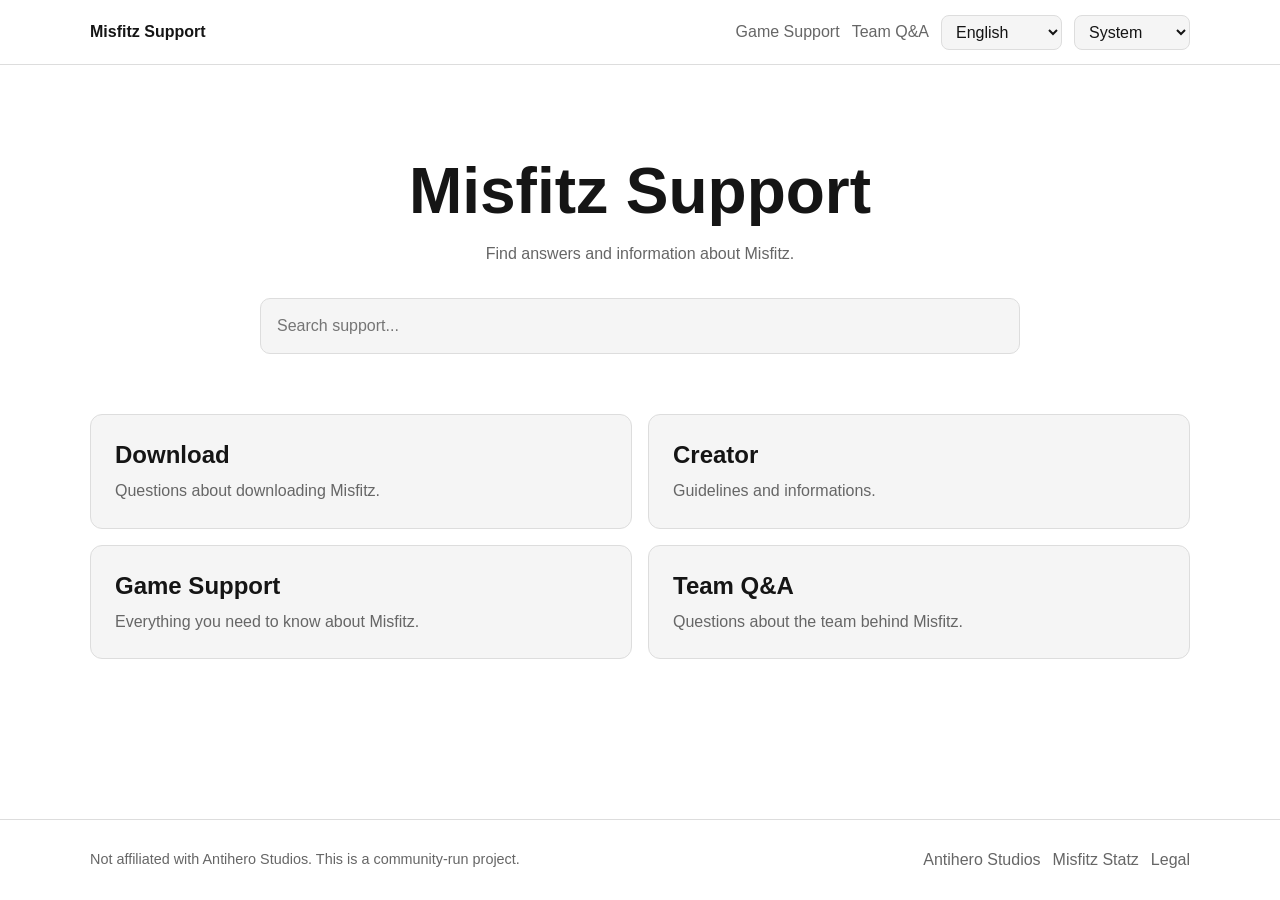
<file: index.html>
<!DOCTYPE html>
<html lang="en">
<head>
    <meta charset="UTF-8">
    <meta name="viewport" content="width=device-width, initial-scale=1.0">
    <meta name="description" content="Official Misfitz Support">
    <title>Misfitz Support</title>
    <link rel="stylesheet" href="style.css">
</head>
<body>
    <div id="header"></div>

    <main class="container">
        <section class="hero">
            <h1>Misfitz Support</h1>
            <p>Find answers and information about Misfitz.</p>

            <div class="search">
                <input id="searchInput" type="search" placeholder="Search support..." autocomplete="off">
                <div id="searchResults"></div>
            </div>
        </section>

        <section class="support-grid">
            <a class="support-card" href="install/">
                <h2>Download</h2>
                <p>Questions about downloading Misfitz.</p>
            </a>
            
            <a class="support-card" href="creator/">
                <h2>Creator</h2>
                <p>Guidelines and informations.</p>
            </a>
            
            <a class="support-card" href="game/">
                <h2>Game Support</h2>
                <p>Everything you need to know about Misfitz.</p>
            </a>

            <a class="support-card" href="team/">
                <h2>Team Q&A</h2>
                <p>Questions about the team behind Misfitz.</p>
            </a>
        </section>
    </main>

    <div id="footer"></div>

    <script src="script.js"></script>
</body>
</html>
</file>
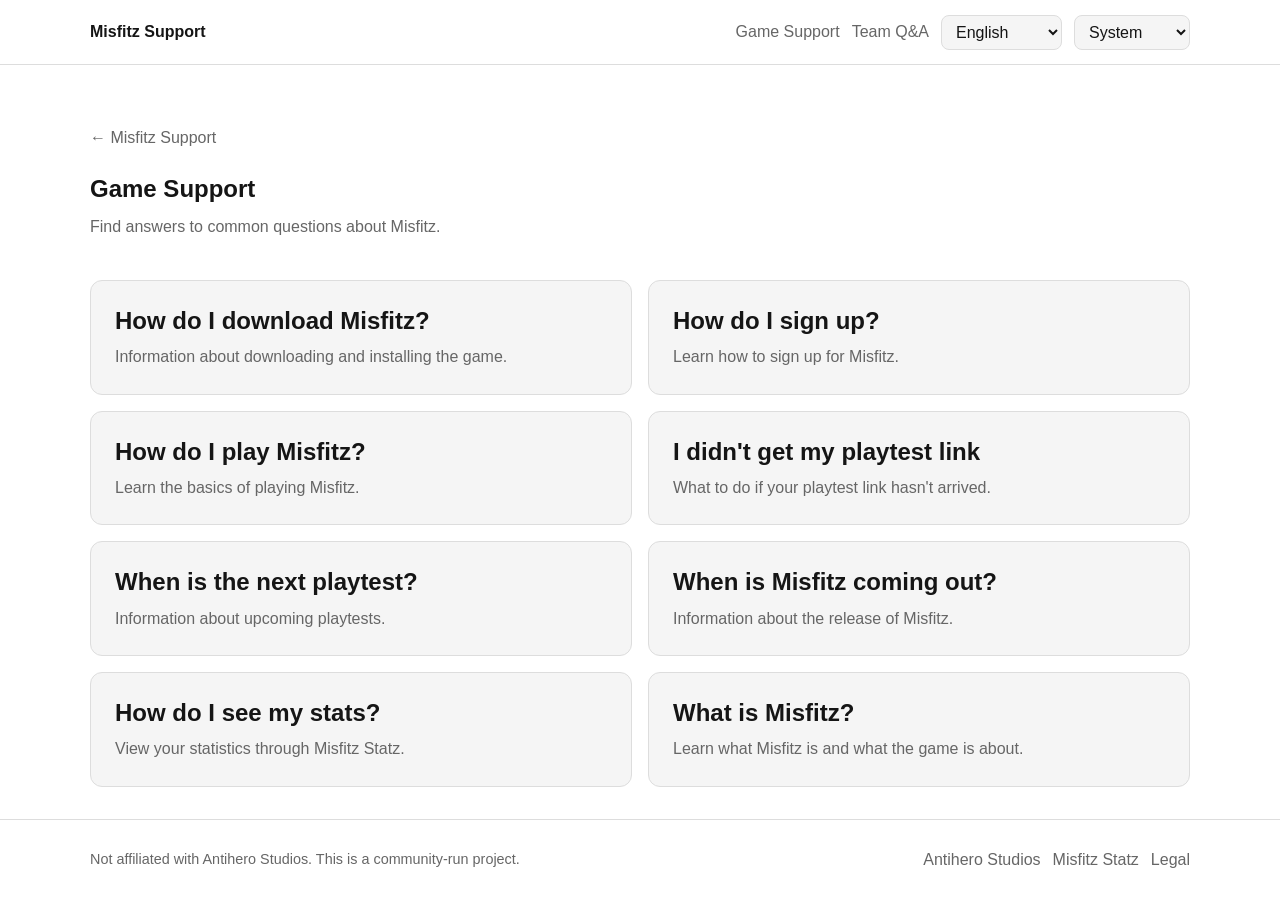
<file: game/index.html>
<!DOCTYPE html>
<html lang="en">
<head>
    <meta charset="UTF-8">
    <meta name="viewport" content="width=device-width, initial-scale=1.0">
    <meta name="description" content="Misfitz Game Support">
    <title>Game Support - Misfitz</title>
    <link rel="stylesheet" href="../style.css">
</head>
<body>
    <div id="header"></div>

    <main class="container">
        <section class="page-header">
            <a href="../">← Misfitz Support</a>
            <h1>Game Support</h1>
            <p>Find answers to common questions about Misfitz.</p>
        </section>

        <section class="article-grid">
            <a class="article-card" href="../game-download/">
                <h2>How do I download Misfitz?</h2>
                <p>Information about downloading and installing the game.</p>
            </a>

            <a class="article-card" href="#">
                <h2>How do I sign up?</h2>
                <p>Learn how to sign up for Misfitz.</p>
            </a>

            <a class="article-card" href="#">
                <h2>How do I play Misfitz?</h2>
                <p>Learn the basics of playing Misfitz.</p>
            </a>

            <a class="article-card" href="#">
                <h2>I didn't get my playtest link</h2>
                <p>What to do if your playtest link hasn't arrived.</p>
            </a>

            <a class="article-card" href="#">
                <h2>When is the next playtest?</h2>
                <p>Information about upcoming playtests.</p>
            </a>

            <a class="article-card" href="#">
                <h2>When is Misfitz coming out?</h2>
                <p>Information about the release of Misfitz.</p>
            </a>

            <a class="article-card" href="#">
                <h2>How do I see my stats?</h2>
                <p>View your statistics through Misfitz Statz.</p>
            </a>

            <a class="article-card" href="#">
                <h2>What is Misfitz?</h2>
                <p>Learn what Misfitz is and what the game is about.</p>
            </a>
        </section>
    </main>

    <div id="footer"></div>

    <script src="../script.js"></script>
</body>
</html>
</file>
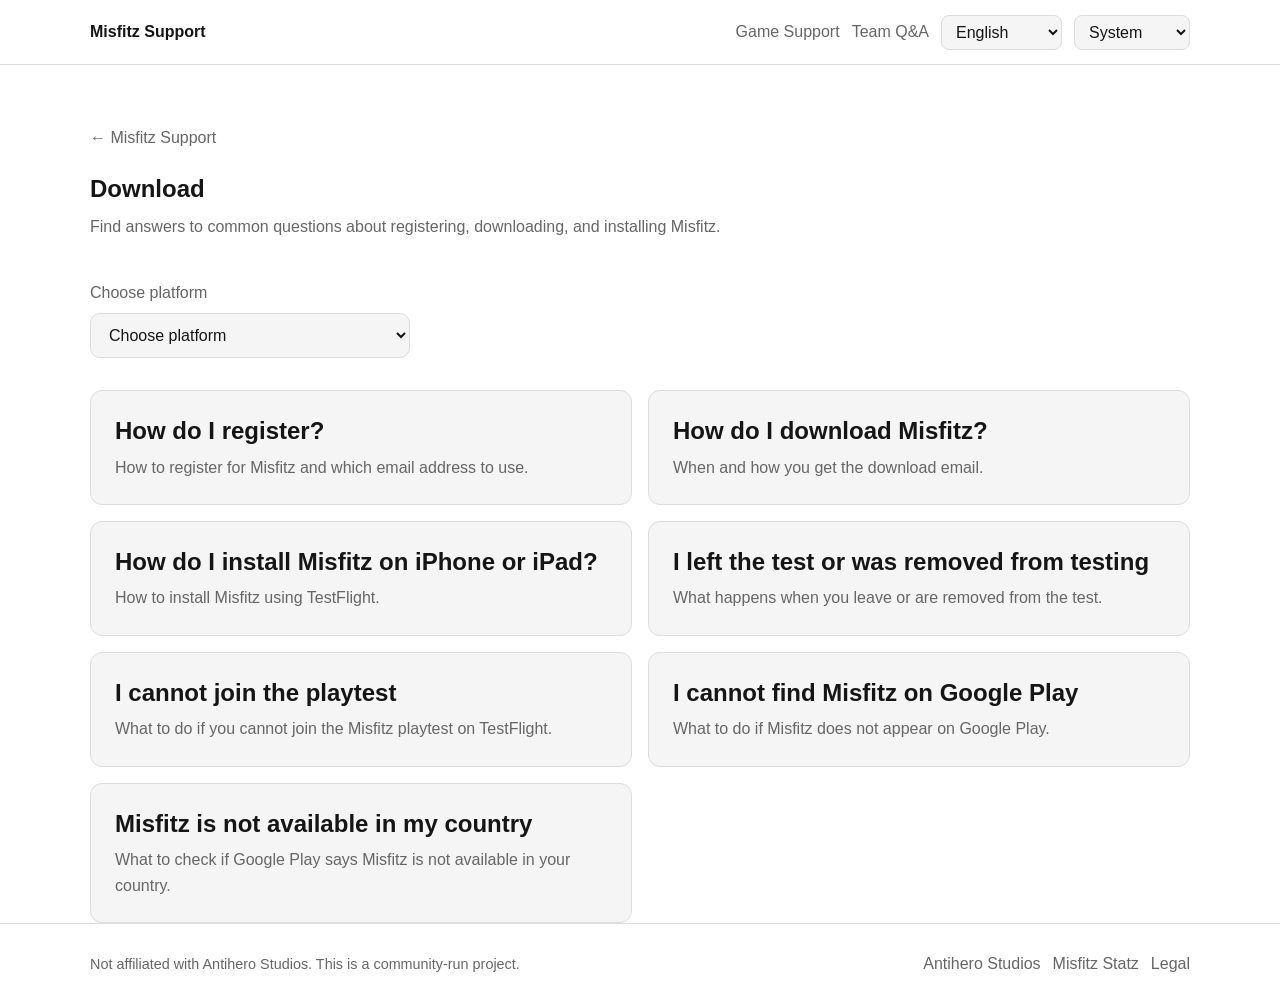
<file: install/index.html>
<!DOCTYPE html>
<html lang="en">
<head>
    <meta charset="UTF-8">
    <meta name="viewport" content="width=device-width, initial-scale=1.0">

    <meta
        name="description"
        content="Misfitz download and installation support."
    >

    <title>Download - Misfitz Support</title>

    <link rel="stylesheet" href="../style.css">
</head>
<body>
    <div id="header"></div>

    <main class="container">
        <section class="page-header">
            <a href="../">← Misfitz Support</a>

            <h1>Download</h1>

            <p>
                Find answers to common questions about registering,
                downloading, and installing Misfitz.
            </p>
        </section>

        <section class="install-filter">
            <label for="platformSelect">Choose platform</label>

            <select id="platformSelect" class="platform-select">
                <option value="all">Choose platform</option>
                <option value="ios">Apple</option>
                <option value="android">Android</option>
            </select>
        </section>

        <section id="installArticles" class="article-grid"></section>
    </main>

    <div id="footer"></div>

    <script src="../script.js"></script>
    <script src="install.js"></script>
</body>
</html>
</file>
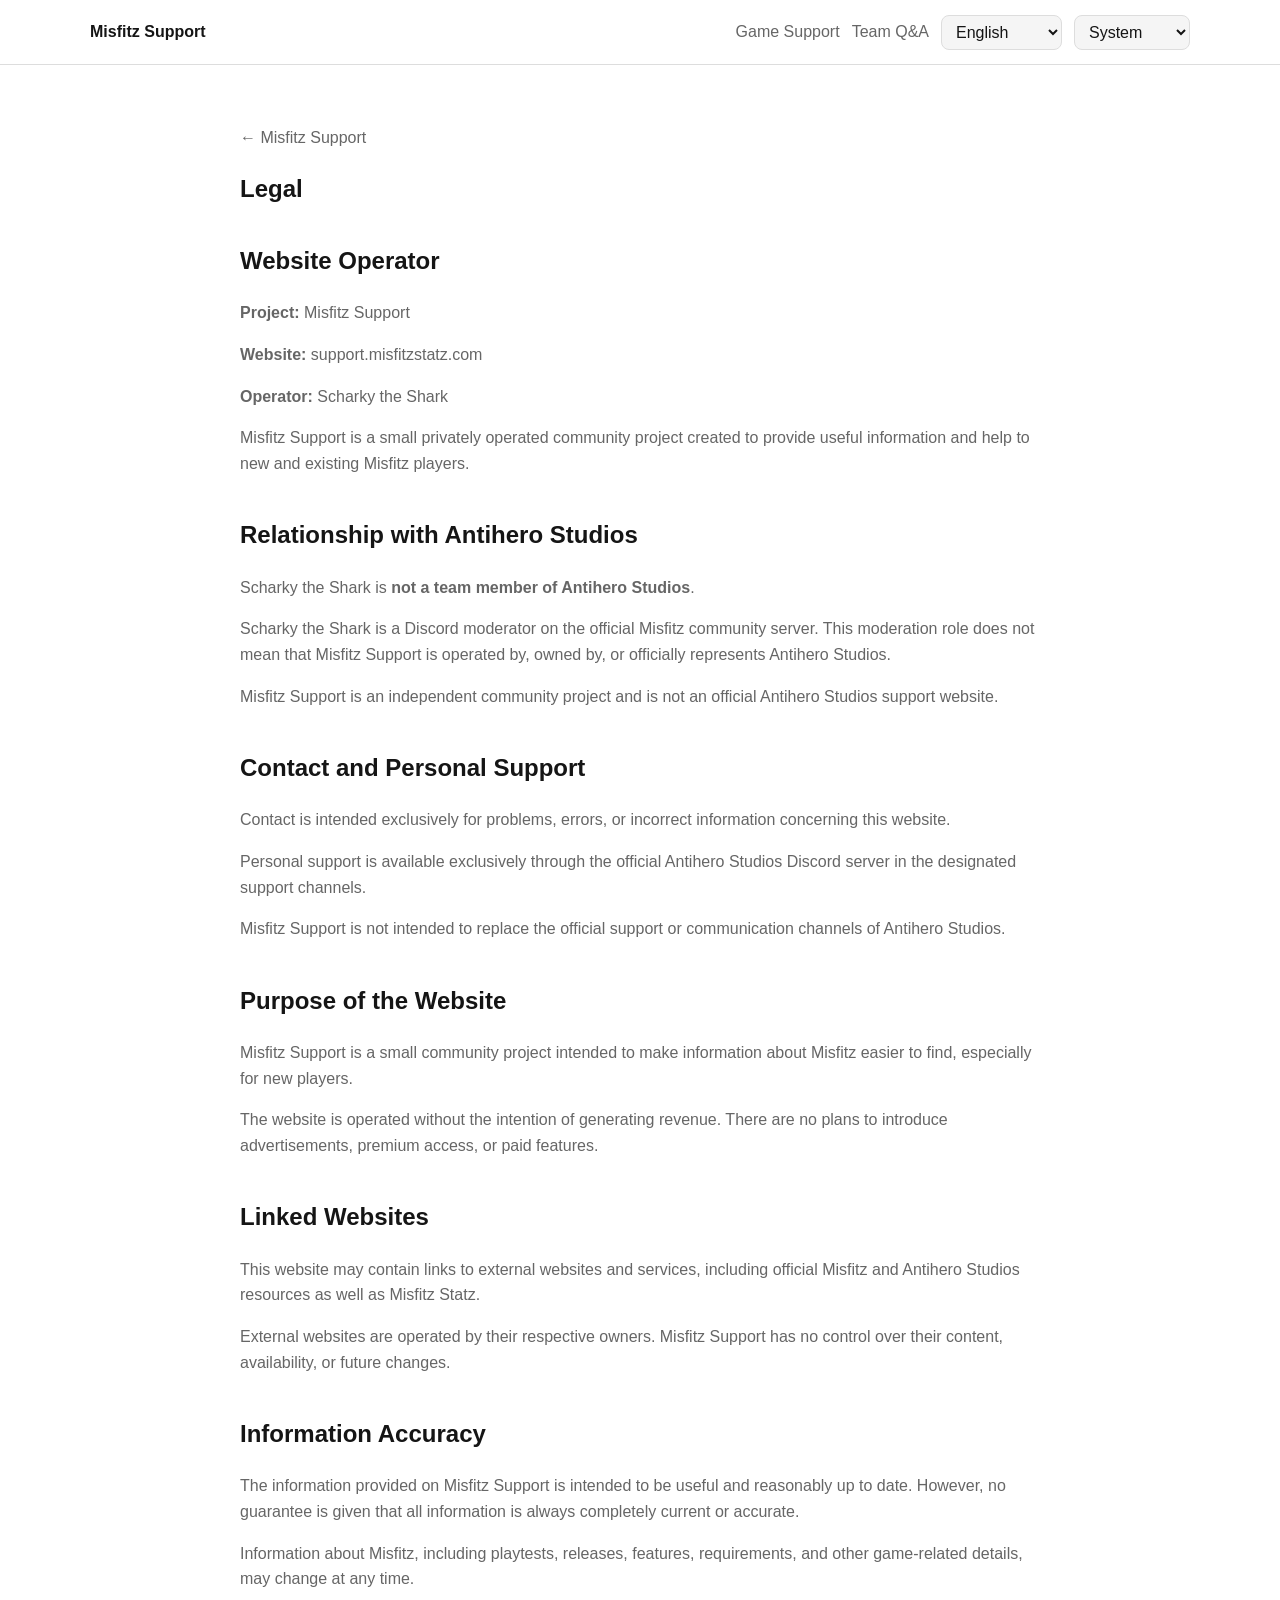
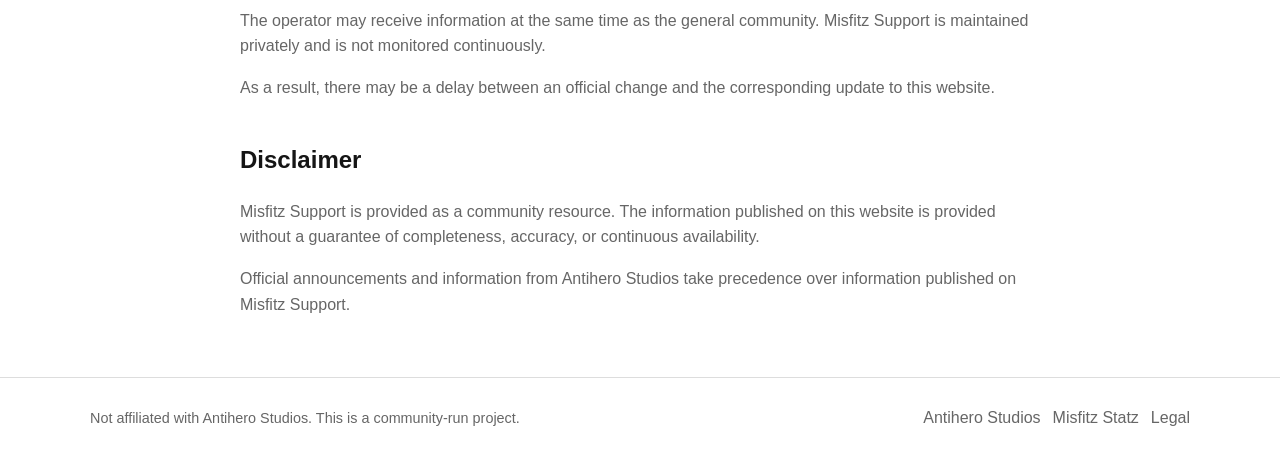
<file: legal/index.html>
<!DOCTYPE html>
<html lang="en">
<head>
    <meta charset="UTF-8">
    <meta name="viewport" content="width=device-width, initial-scale=1.0">

    <meta
        name="description"
        content="Legal information and website operator details for Misfitz Support."
    >

    <title>Legal - Misfitz Support</title>

    <link rel="stylesheet" href="../style.css">
</head>
<body>
    <div id="header"></div>

    <main class="container">
        <section class="article">
            <a href="../">← Misfitz Support</a>

            <h1>Legal</h1>

            <h2>Website Operator</h2>

            <p>
                <strong>Project:</strong> Misfitz Support
            </p>

            <p>
                <strong>Website:</strong> support.misfitzstatz.com
            </p>

            <p>
                <strong>Operator:</strong> Scharky the Shark
            </p>

            <p>
                Misfitz Support is a small privately operated community project
                created to provide useful information and help to new and
                existing Misfitz players.
            </p>

            <h2>Relationship with Antihero Studios</h2>

            <p>
                Scharky the Shark is <strong>not a team member of
                Antihero Studios</strong>.
            </p>

            <p>
                Scharky the Shark is a Discord moderator on the official
                Misfitz community server. This moderation role does not mean
                that Misfitz Support is operated by, owned by, or officially
                represents Antihero Studios.
            </p>

            <p>
                Misfitz Support is an independent community project and is not
                an official Antihero Studios support website.
            </p>

            <h2>Contact and Personal Support</h2>

            <p>
                Contact is intended exclusively for problems, errors, or
                incorrect information concerning this website.
            </p>

            <p>
                Personal support is available exclusively through the
                <a href="https://discord.com/antiherostudios" target="_blank" rel="noopener noreferrer">
                    official Antihero Studios Discord server
                </a>
                in the designated support channels.
            </p>

            <p>
                Misfitz Support is not intended to replace the official
                support or communication channels of Antihero Studios.
            </p>

            <h2>Purpose of the Website</h2>

            <p>
                Misfitz Support is a small community project intended to make
                information about Misfitz easier to find, especially for new
                players.
            </p>

            <p>
                The website is operated without the intention of generating
                revenue. There are no plans to introduce advertisements,
                premium access, or paid features.
            </p>

            <h2>Linked Websites</h2>

            <p>
                This website may contain links to external websites and
                services, including official Misfitz and Antihero Studios
                resources as well as Misfitz Statz.
            </p>

            <p>
                External websites are operated by their respective owners.
                Misfitz Support has no control over their content, availability,
                or future changes.
            </p>

            <h2>Information Accuracy</h2>

            <p>
                The information provided on Misfitz Support is intended to be
                useful and reasonably up to date. However, no guarantee is given
                that all information is always completely current or accurate.
            </p>

            <p>
                Information about Misfitz, including playtests, releases,
                features, requirements, and other game-related details, may
                change at any time.
            </p>

            <p>
                The operator may receive information at the same time as the
                general community. Misfitz Support is maintained privately and
                is not monitored continuously.
            </p>

            <p>
                As a result, there may be a delay between an official change
                and the corresponding update to this website.
            </p>

            <h2>Disclaimer</h2>

            <p>
                Misfitz Support is provided as a community resource. The
                information published on this website is provided without a
                guarantee of completeness, accuracy, or continuous availability.
            </p>

            <p>
                Official announcements and information from Antihero Studios
                take precedence over information published on Misfitz Support.
            </p>
        </section>
    </main>

    <div id="footer"></div>

    <script src="../script.js"></script>
</body>
</html>
</file>
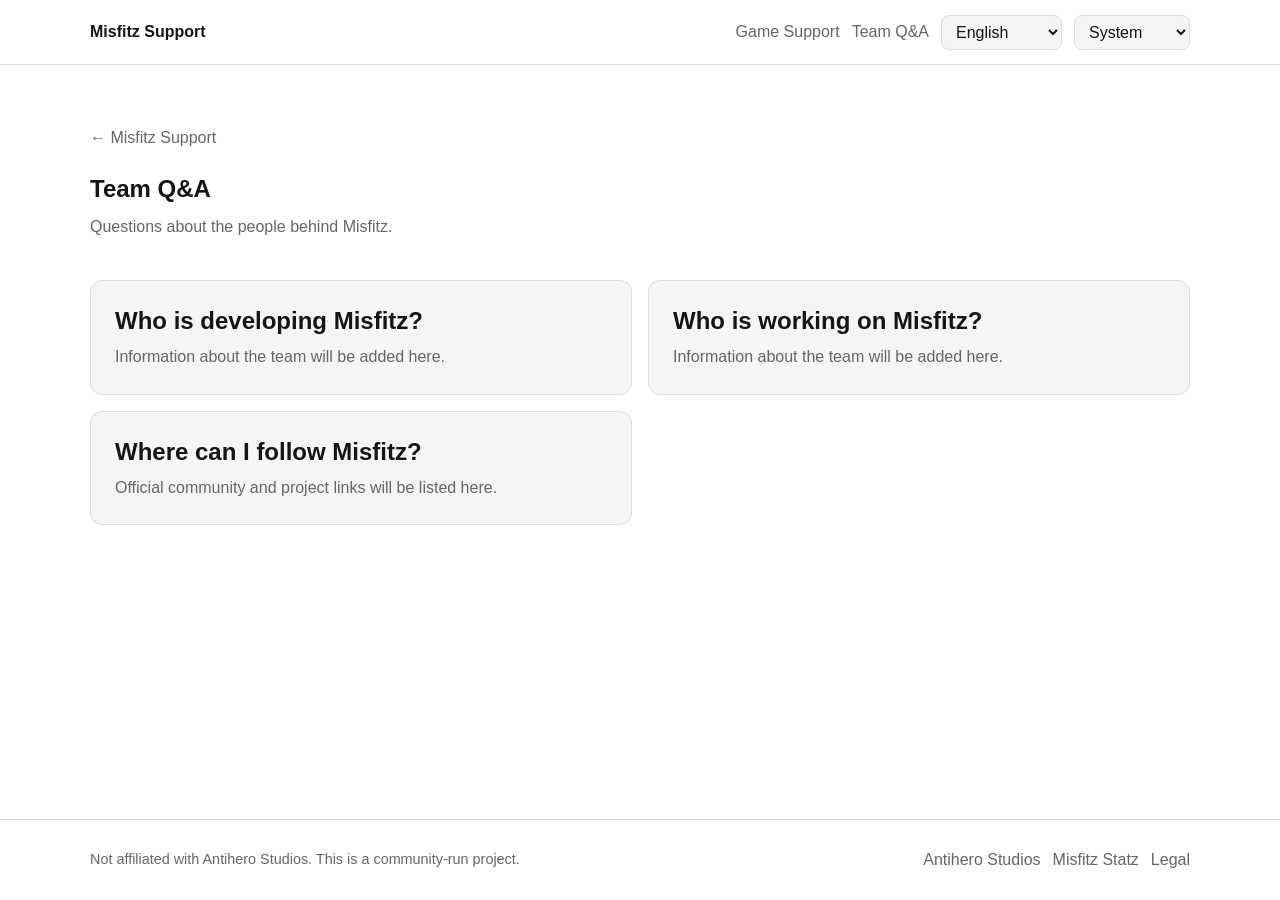
<file: team/index.html>
<!DOCTYPE html>
<html lang="en">
<head>
    <meta charset="UTF-8">
    <meta name="viewport" content="width=device-width, initial-scale=1.0">
    <meta name="description" content="Questions about the Misfitz team">
    <title>Team Q&A - Misfitz Support</title>
    <link rel="stylesheet" href="../style.css">
</head>
<body>
    <div id="header"></div>

    <main class="container">
        <section class="page-header">
            <a href="../">← Misfitz Support</a>
            <h1>Team Q&A</h1>
            <p>Questions about the people behind Misfitz.</p>
        </section>

        <section class="article-grid">
            <article class="article-card">
                <h2>Who is developing Misfitz?</h2>
                <p>Information about the team will be added here.</p>
            </article>

            <article class="article-card">
                <h2>Who is working on Misfitz?</h2>
                <p>Information about the team will be added here.</p>
            </article>

            <article class="article-card">
                <h2>Where can I follow Misfitz?</h2>
                <p>Official community and project links will be listed here.</p>
            </article>
        </section>
    </main>

    <div id="footer"></div>

    <script src="../script.js"></script>
</body>
</html>
</file>
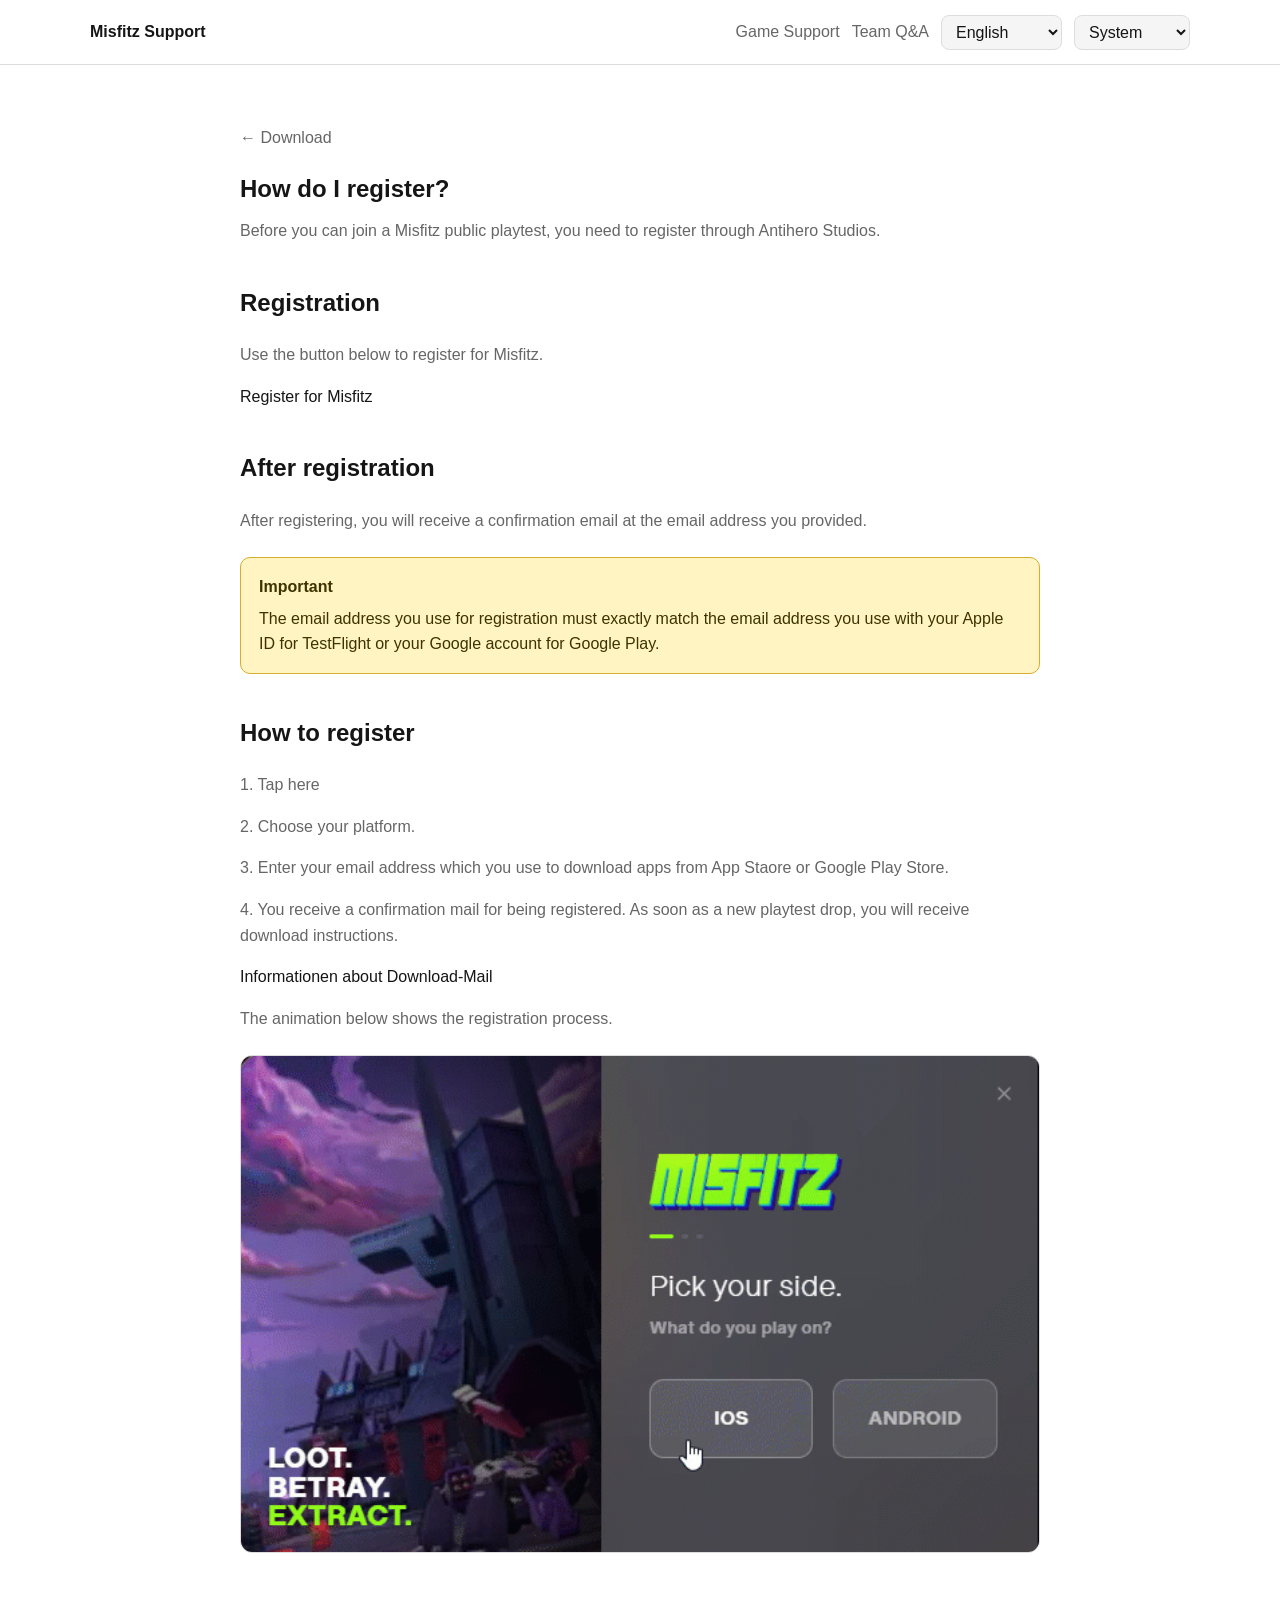
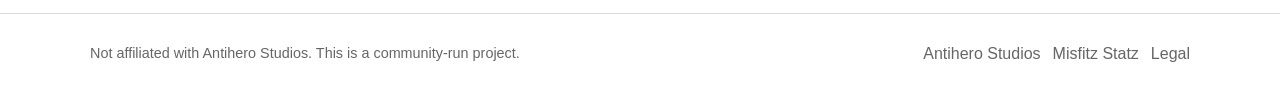
<file: install/register/index.html>
<!DOCTYPE html>
<html lang="en">
<head>
    <meta charset="UTF-8">
    <meta name="viewport" content="width=device-width, initial-scale=1.0">

    <meta
        name="description"
        content="How to register for Misfitz."
    >

    <title>Register - Misfitz Support</title>

    <link rel="stylesheet" href="../../style.css">
</head>
<body>
    <div id="header"></div>

    <main class="container">
        <section class="article">
            <a href="../">← Download</a>

            <div id="articleContent"></div>
        </section>
    </main>

    <div id="footer"></div>

    <script src="../../script.js"></script>
    <script src="register.js"></script>
</body>
</html>
</file>
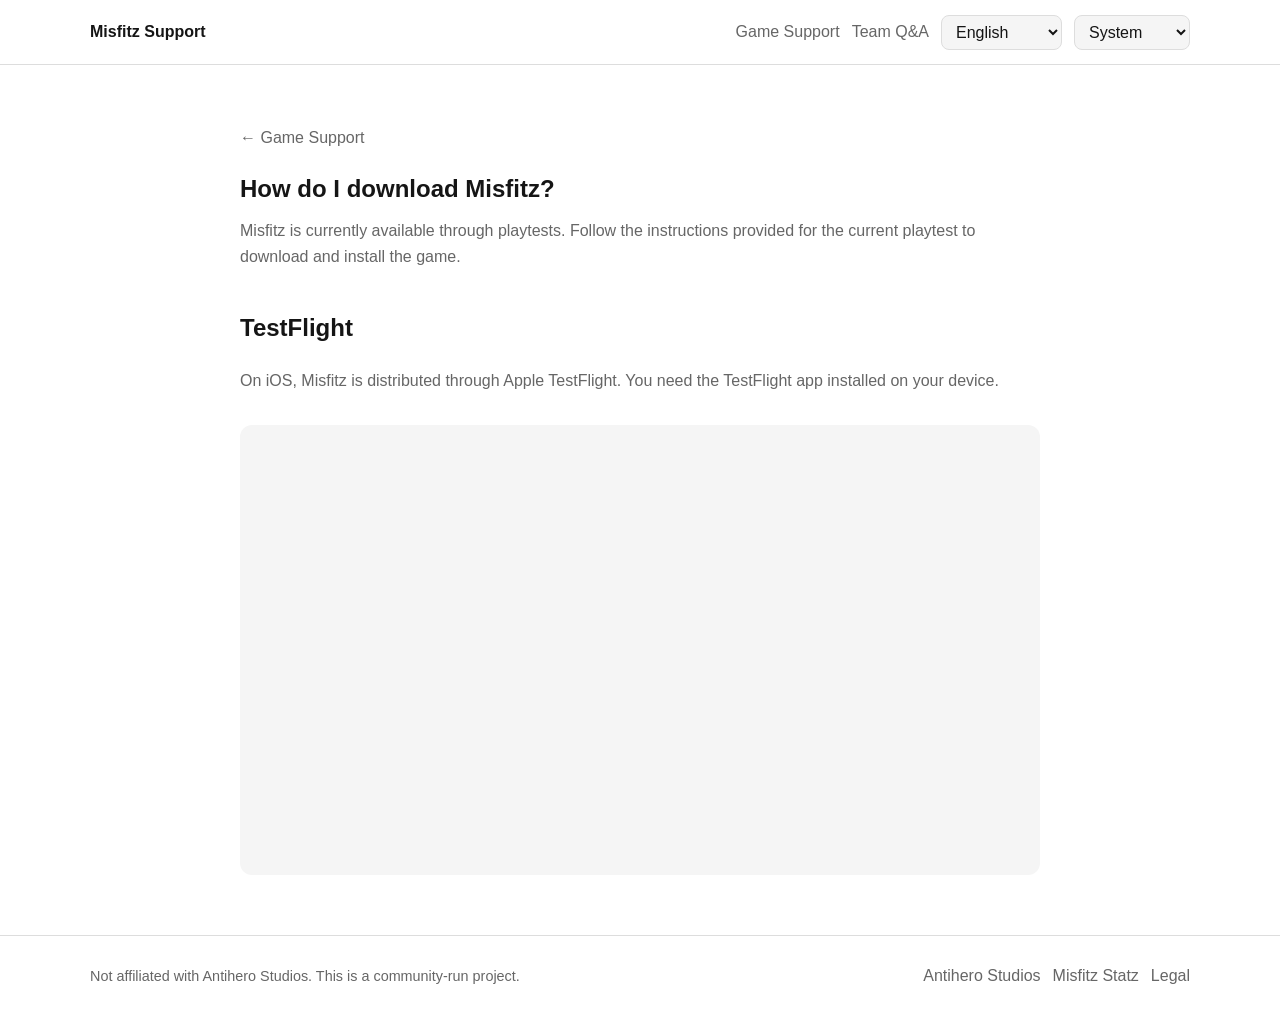
<file: game/download.html>
<!DOCTYPE html>
<html lang="en">
<head>
    <meta charset="UTF-8">
    <meta name="viewport" content="width=device-width, initial-scale=1.0">
    <meta name="description" content="How to download Misfitz">
    <title>Download Misfitz - Misfitz Support</title>
    <link rel="stylesheet" href="../style.css">
</head>
<body>
    <div id="header"></div>

    <main class="container">
        <section class="article">
            <a href="../game/">← Game Support</a>

            <h1>How do I download Misfitz?</h1>

            <p>
                Misfitz is currently available through playtests.
                Follow the instructions provided for the current playtest
                to download and install the game.
            </p>

            <h2>TestFlight</h2>

            <p>
                On iOS, Misfitz is distributed through Apple TestFlight.
                You need the TestFlight app installed on your device.
            </p>

            <div class="video-container">
                <iframe
                    src="https://www.youtube.com/embed/"
                    title="Misfitz installation guide"
                    loading="lazy"
                    allowfullscreen>
                </iframe>
            </div>
        </section>
    </main>

    <div id="footer"></div>

    <script src="../script.js"></script>
</body>
</html>
</file>
<file: style.css>
:root {
    color-scheme: light;
    --bg: #ffffff;
    --surface: #f5f5f5;
    --surface-hover: #ebebeb;
    --text: #151515;
    --muted: #666666;
    --border: #dddddd;
    --accent: #7cff00;
    --max-width: 1100px;
}

:root[data-theme="dark"] {
    color-scheme: dark;
    --bg: #101010;
    --surface: #181818;
    --surface-hover: #222222;
    --text: #f5f5f5;
    --muted: #a0a0a0;
    --border: #2d2d2d;
}

@media (prefers-color-scheme: dark) {
    :root:not([data-theme="light"]) {
        color-scheme: dark;
        --bg: #101010;
        --surface: #181818;
        --surface-hover: #222222;
        --text: #f5f5f5;
        --muted: #a0a0a0;
        --border: #2d2d2d;
    }
}

* {
    box-sizing: border-box;
}

html {
    min-height: 100%;
    scroll-behavior: smooth;
}

body {
    min-width: 320px;
    min-height: 100vh;
    margin: 0;
    display: flex;
    flex-direction: column;
    background: var(--bg);
    color: var(--text);
    font-family: Arial, Helvetica, sans-serif;
    line-height: 1.6;
}

a {
    color: inherit;
    text-decoration: none;
}

button,
input,
select {
    font: inherit;
}

#header {
    flex-shrink: 0;
}

#footer {
    margin-top: auto;
    flex-shrink: 0;
}

main {
    flex: 1;
}

.site-header,
.site-footer {
    width: 100%;
    border-color: var(--border);
    border-style: solid;
    background: var(--bg);
}

.site-header {
    border-width: 0 0 1px;
}

.site-footer {
    border-width: 1px 0 0;
}

.header-inner,
.footer-inner {
    width: min(100% - 32px, var(--max-width));
    min-height: 64px;
    margin: 0 auto;
    display: flex;
    align-items: center;
    justify-content: space-between;
    gap: 24px;
}

.logo {
    flex-shrink: 0;
    font-weight: 700;
}

.header-nav,
.footer-nav,
.header-controls {
    display: flex;
    align-items: center;
    gap: 12px;
}

.header-nav a,
.footer-nav a {
    color: var(--muted);
    transition: color 0.15s ease;
}

.header-nav a:hover,
.footer-nav a:hover {
    color: var(--text);
}

.header-controls select {
    min-width: 110px;
    padding: 7px 30px 7px 10px;
    border: 1px solid var(--border);
    border-radius: 8px;
    background: var(--surface);
    color: var(--text);
    cursor: pointer;
}

.header-controls select:focus {
    outline: 2px solid var(--accent);
    outline-offset: 1px;
}

.footer-inner {
    min-height: 80px;
    flex-wrap: wrap;
}

.footer-note {
    color: var(--muted);
    font-size: 0.9rem;
}

.footer-note strong {
    color: var(--text);
}

.container {
    width: min(100% - 32px, var(--max-width));
    margin: 0 auto;
}

.hero {
    max-width: 760px;
    margin: 90px auto 60px;
    text-align: center;
}

.hero h1,
.page-header h1,
.article h1 {
    margin: 0 0 12px;
    line-height: 1.15;
}

.hero h1 {
    font-size: clamp(2rem, 6vw, 4rem);
}

.hero p,
.page-header p {
    margin: 0;
    color: var(--muted);
}

.search {
    position: relative;
    margin-top: 32px;
}

.search input {
    width: 100%;
    padding: 14px 16px;
    border: 1px solid var(--border);
    border-radius: 10px;
    outline: none;
    background: var(--surface);
    color: var(--text);
}

.search input:focus {
    border-color: var(--accent);
}

#searchResults {
    position: absolute;
    z-index: 10;
    width: 100%;
    margin-top: 8px;
    text-align: left;
}

.search-result {
    display: block;
    padding: 14px 16px;
    border: 1px solid var(--border);
    background: var(--surface);
}

.search-result:first-child {
    border-radius: 10px 10px 0 0;
}

.search-result:last-child {
    border-radius: 0 0 10px 10px;
}

.search-result:hover {
    background: var(--surface-hover);
}

.support-grid,
.article-grid {
    display: grid;
    grid-template-columns: repeat(2, minmax(0, 1fr));
    gap: 16px;
}

.support-card,
.article-card {
    display: block;
    padding: 24px;
    border: 1px solid var(--border);
    border-radius: 12px;
    background: var(--surface);
    transition: background 0.15s ease, transform 0.15s ease;
}

.support-card:hover,
.article-card:hover {
    background: var(--surface-hover);
    transform: translateY(-2px);
}

.support-card h2,
.article-card h2 {
    margin: 0 0 8px;
    line-height: 1.3;
}

.support-card p,
.article-card p {
    margin: 0;
    color: var(--muted);
}

.page-header {
    margin: 60px 0 40px;
}

.page-header > a,
.article > a {
    display: inline-block;
    margin-bottom: 24px;
    color: var(--muted);
}

.page-header > a:hover,
.article > a:hover {
    color: var(--text);
}

.article {
    max-width: 800px;
    margin: 60px auto;
}

.article h2 {
    margin-top: 40px;
}

.article p {
    color: var(--muted);
}

.video-container {
    width: 100%;
    aspect-ratio: 16 / 9;
    margin-top: 32px;
    overflow: hidden;
    border-radius: 12px;
    background: var(--surface);
}

.video-container iframe {
    width: 100%;
    height: 100%;
    border: 0;
}

@media (max-width: 800px) {
    .header-inner {
        min-height: 60px;
        flex-wrap: wrap;
        padding: 10px 0;
    }

    .header-nav {
        width: 100%;
        justify-content: space-between;
        flex-wrap: wrap;
    }

    .header-controls {
        flex-wrap: wrap;
    }

    .footer-inner {
        padding: 16px 0;
    }
}

@media (max-width: 700px) {
    .support-grid,
    .article-grid {
        grid-template-columns: 1fr;
    }

    .hero {
        margin: 60px auto 40px;
    }

    .support-card,
    .article-card {
        padding: 20px;
    }

    .footer-inner {
        align-items: flex-start;
        flex-direction: column;
    }

    .footer-nav {
        flex-wrap: wrap;
    }
}

@media (max-width: 480px) {
    .container,
    .header-inner,
    .footer-inner {
        width: min(100% - 24px, var(--max-width));
    }

    .header-nav {
        align-items: stretch;
        flex-direction: column;
    }

    .header-controls {
        width: 100%;
    }

    .header-controls select {
        flex: 1;
    }
}

/* Install page*/
.install-filter {
    margin-bottom: 32px;
}

.install-filter label {
    display: block;
    margin-bottom: 8px;
    color: var(--muted);
}

.platform-select {
    width: 100%;
    max-width: 320px;
    padding: 12px 14px;
    border: 1px solid var(--border);
    border-radius: 10px;
    background: var(--surface);
    color: var(--text);
}

.platform-select:focus {
    outline: 2px solid var(--accent);
    outline-offset: 1px;
}

/* GIF*/
.support-gif {
    width: 100%;
    margin-top: 24px;
    overflow: hidden;
    border: 1px solid var(--border);
    border-radius: 12px;
    background: var(--surface);
}

.support-gif img {
    display: block;
    width: 100%;
    height: auto;
}

/*Notice*/

.notice {
    margin: 24px 0;
    padding: 16px 18px;
    border: 1px solid #d6ad2c;
    border-radius: 10px;
    background: #fff4c2;
    color: #3d3300;
}

.notice strong {
    display: block;
    margin-bottom: 6px;
    color: #3d3300;
}

.notice p {
    margin: 0;
    color: #3d3300;
}

:root[data-theme="dark"] .notice {
    background: #3b3200;
    border-color: #8f781b;
    color: #fff4c2;
}

:root[data-theme="dark"] .notice strong,
:root[data-theme="dark"] .notice p {
    color: #fff4c2;
}

@media (prefers-color-scheme: dark) {
    :root:not([data-theme="light"]) .notice {
        background: #3b3200;
        border-color: #8f781b;
        color: #fff4c2;
    }

    :root:not([data-theme="light"]) .notice strong,
    :root:not([data-theme="light"]) .notice p {
        color: #fff4c2;
    }
}
</file>
